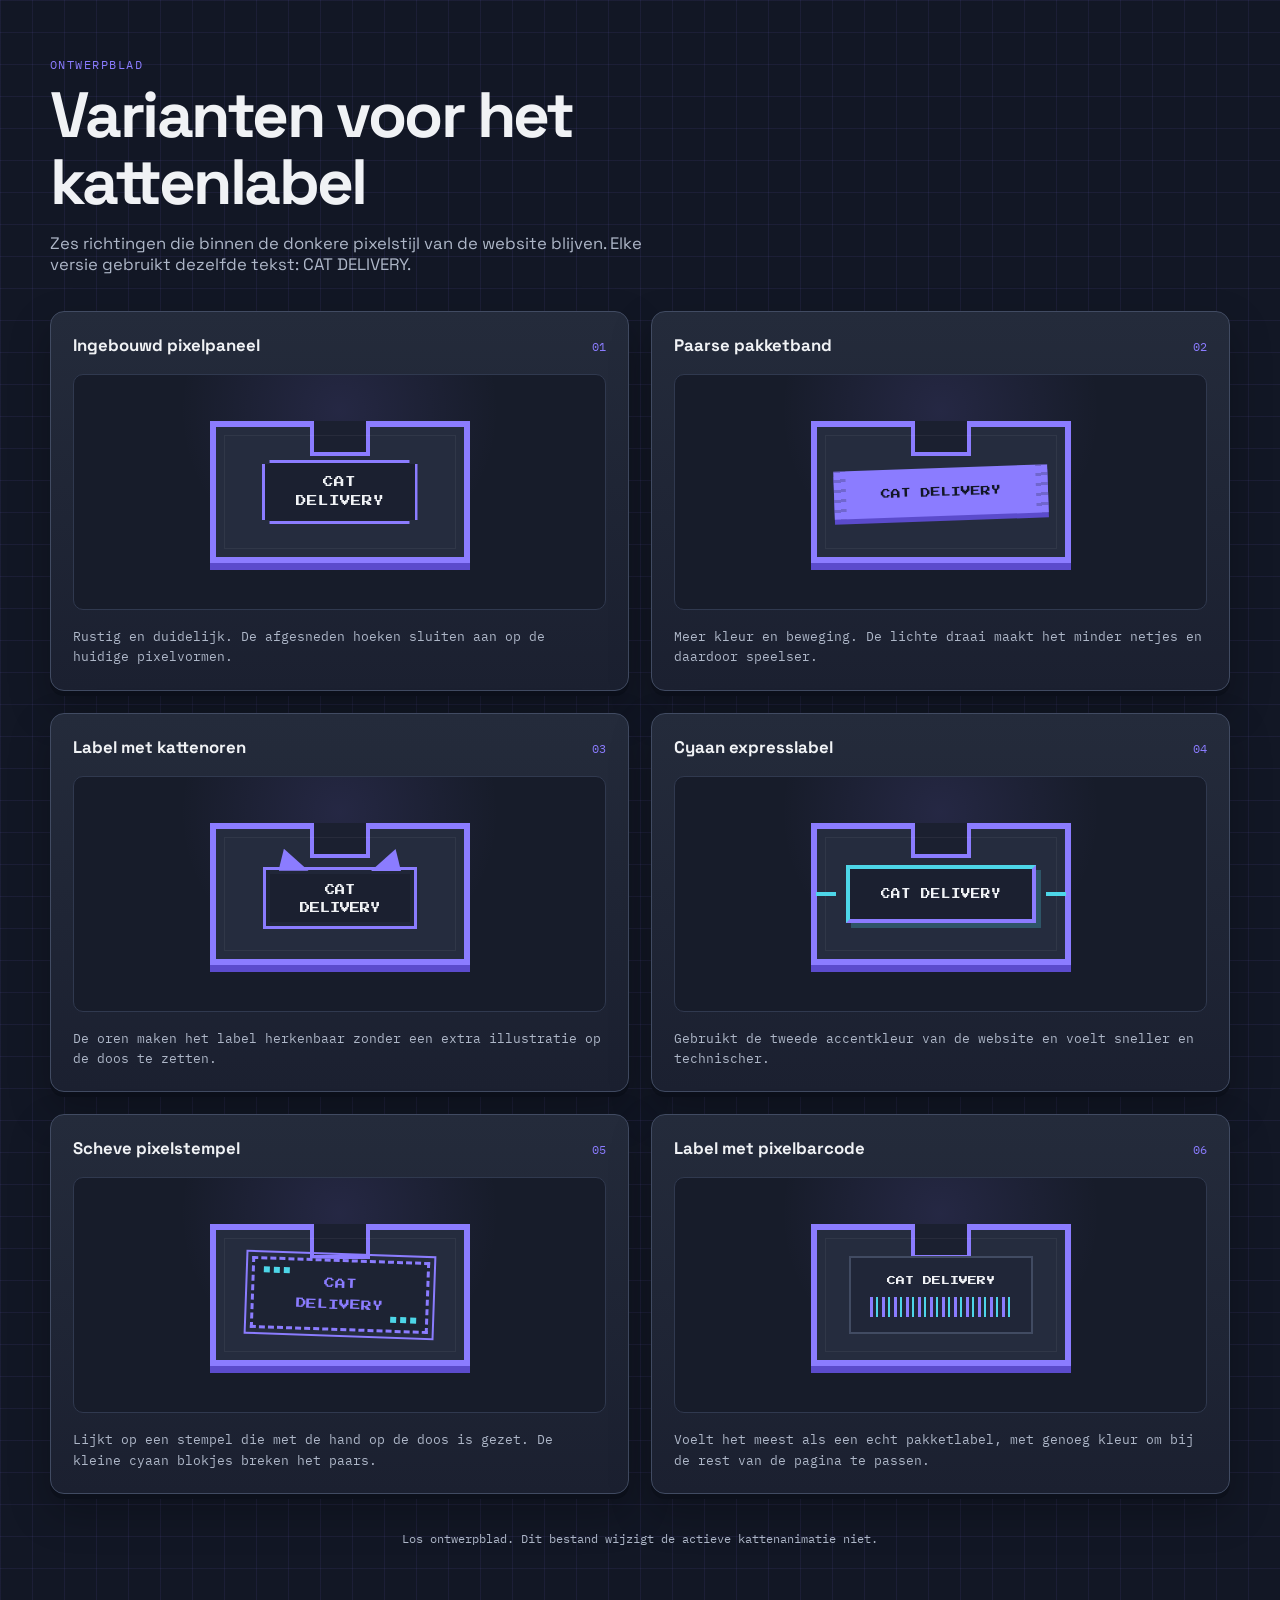
<file: cat-label-alternatives.html>
<!DOCTYPE html>
<html lang="nl">
<head>
  <meta charset="UTF-8">
  <meta name="viewport" content="width=device-width, initial-scale=1.0">
  <title>Varianten voor het kattenlabel</title>
  <link rel="preconnect" href="https://fonts.googleapis.com">
  <link rel="preconnect" href="https://fonts.gstatic.com" crossorigin>
  <link href="https://fonts.googleapis.com/css2?family=IBM+Plex+Mono:wght@500;600&family=Press+Start+2P&family=Space+Grotesk:wght@500;600;700&display=swap" rel="stylesheet">
  <style>
    :root {
      --bg: #121725;
      --surface: #1b2030;
      --box: #252c3e;
      --line: #414b62;
      --ink: #f0f2f5;
      --muted: #aeb7c8;
      --accent: #8b7cff;
      --accent-deep: #5b4bcc;
      --cyan: #4dd6e8;
      --gold: #e2b455;
      --pixel: "Press Start 2P", "Courier New", monospace;
      --mono: "IBM Plex Mono", monospace;
      --sans: "Space Grotesk", system-ui, sans-serif;
    }

    * { box-sizing: border-box; }

    body {
      margin: 0;
      min-height: 100vh;
      color: var(--ink);
      background:
        linear-gradient(rgba(139, 124, 255, 0.08) 1px, transparent 1px),
        linear-gradient(90deg, rgba(139, 124, 255, 0.08) 1px, transparent 1px),
        var(--bg);
      background-size: 32px 32px;
      font-family: var(--sans);
    }

    main {
      width: min(1180px, calc(100% - 32px));
      margin: 0 auto;
      padding: 56px 0 72px;
    }

    header {
      max-width: 720px;
      margin-bottom: 36px;
    }

    .eyebrow {
      margin: 0 0 10px;
      color: var(--accent);
      font-family: var(--mono);
      font-size: 0.78rem;
      letter-spacing: 0.12em;
      text-transform: uppercase;
    }

    h1 {
      margin: 0;
      font-size: clamp(2rem, 5vw, 4rem);
      line-height: 1.04;
      letter-spacing: -0.04em;
    }

    header p:last-child {
      max-width: 620px;
      margin: 18px 0 0;
      color: var(--muted);
      font-size: 1.04rem;
    }

    .grid {
      display: grid;
      grid-template-columns: repeat(2, minmax(0, 1fr));
      gap: 22px;
    }

    article {
      min-width: 0;
      padding: 22px;
      border: 1px solid var(--line);
      border-radius: 14px;
      background: linear-gradient(180deg, #242b3b, var(--surface));
      box-shadow: 0 5px 0 #0c101b, 0 18px 40px rgba(0, 0, 0, 0.25);
    }

    .meta {
      display: flex;
      align-items: baseline;
      justify-content: space-between;
      gap: 16px;
      margin-bottom: 18px;
    }

    h2 {
      margin: 0;
      font-size: 1.05rem;
    }

    .number {
      color: var(--accent);
      font-family: var(--mono);
      font-size: 0.78rem;
    }

    .stage {
      min-height: 236px;
      display: grid;
      place-items: center;
      overflow: hidden;
      border: 1px solid #30394f;
      border-radius: 10px;
      background:
        radial-gradient(circle at 50% 15%, rgba(139, 124, 255, 0.12), transparent 48%),
        #171c2a;
    }

    .parcel {
      position: relative;
      width: 260px;
      height: 142px;
      display: grid;
      place-items: center;
      border: 6px solid var(--accent);
      background: var(--box);
      box-shadow: 0 7px 0 var(--accent-deep);
    }

    .parcel::before {
      content: "";
      position: absolute;
      top: -6px;
      left: 50%;
      width: 52px;
      height: 31px;
      transform: translateX(-50%);
      border: 4px solid var(--accent);
      border-top: 0;
      background: var(--surface);
    }

    .parcel::after {
      content: "";
      position: absolute;
      inset: 8px;
      border: 1px solid rgba(240, 242, 245, 0.05);
      pointer-events: none;
    }

    .label {
      position: relative;
      z-index: 1;
      display: grid;
      place-items: center;
      color: var(--ink);
      font-family: var(--pixel);
      text-align: center;
      line-height: 1.55;
      text-transform: uppercase;
    }

    .label span { display: block; }

    .label-inset {
      width: 156px;
      min-height: 64px;
      padding: 10px 12px;
      border: 3px solid var(--accent);
      background: var(--surface);
      clip-path: polygon(8px 0, calc(100% - 8px) 0, calc(100% - 8px) 4px, 100% 4px, 100% calc(100% - 4px), calc(100% - 8px) calc(100% - 4px), calc(100% - 8px) 100%, 8px 100%, 8px calc(100% - 4px), 0 calc(100% - 4px), 0 4px, 8px 4px);
      font-size: 0.66rem;
    }

    .label-tape {
      width: 214px;
      min-height: 48px;
      padding: 11px 10px 9px;
      transform: rotate(-2deg);
      background: var(--accent);
      color: var(--bg);
      box-shadow: 0 5px 0 var(--accent-deep);
      font-size: 0.62rem;
      white-space: nowrap;
    }

    .label-tape::before,
    .label-tape::after {
      content: "";
      position: absolute;
      top: 0;
      width: 12px;
      height: 100%;
      background: repeating-linear-gradient(0deg, transparent 0 7px, rgba(27, 32, 48, 0.24) 7px 10px);
    }

    .label-tape::before { left: 0; }
    .label-tape::after { right: 0; }

    .label-ears {
      width: 154px;
      min-height: 62px;
      margin-top: 8px;
      padding: 12px 10px 8px;
      border: 3px solid var(--accent);
      background: #202638;
      font-size: 0.64rem;
    }

    .label-ears::before,
    .label-ears::after {
      content: "";
      position: absolute;
      top: -21px;
      width: 30px;
      height: 22px;
      background: var(--accent);
      clip-path: polygon(0 100%, 18% 0, 100% 100%);
    }

    .label-ears::before { left: 13px; }
    .label-ears::after { right: 13px; transform: scaleX(-1); }

    .label-ears .inner {
      position: absolute;
      inset: 4px;
      z-index: -1;
      background: var(--surface);
    }

    .label-express {
      width: 190px;
      min-height: 58px;
      padding: 12px 14px 10px;
      border-top: 4px solid var(--cyan);
      border-right: 4px solid var(--accent);
      border-bottom: 4px solid var(--accent);
      border-left: 4px solid var(--cyan);
      background: var(--surface);
      box-shadow: 5px 5px 0 rgba(77, 214, 232, 0.24);
      font-size: 0.6rem;
      white-space: nowrap;
    }

    .label-express::before,
    .label-express::after {
      content: "";
      position: absolute;
      top: 50%;
      width: 20px;
      height: 4px;
      background: var(--cyan);
    }

    .label-express::before { left: -14px; transform: translate(-100%, -50%); }
    .label-express::after { right: -14px; transform: translate(100%, -50%); }

    .label-stamp {
      width: 178px;
      min-height: 72px;
      padding: 12px;
      transform: rotate(2deg);
      border: 3px dashed var(--accent);
      outline: 2px solid var(--accent);
      outline-offset: 4px;
      color: var(--accent);
      background: rgba(27, 32, 48, 0.72);
      font-size: 0.66rem;
    }

    .label-stamp::before,
    .label-stamp::after {
      content: "";
      position: absolute;
      width: 6px;
      height: 6px;
      background: var(--cyan);
      box-shadow: 10px 0 var(--cyan), 20px 0 var(--cyan);
    }

    .label-stamp::before { top: 7px; left: 9px; }
    .label-stamp::after { right: 29px; bottom: 7px; }

    .label-barcode {
      width: 184px;
      min-height: 78px;
      align-content: center;
      gap: 9px;
      padding: 10px 14px;
      border: 2px solid var(--line);
      background: #202638;
      font-size: 0.56rem;
      white-space: nowrap;
    }

    .barcode {
      width: 142px;
      height: 20px;
      background: repeating-linear-gradient(90deg, var(--accent) 0 3px, transparent 3px 6px, var(--cyan) 6px 8px, transparent 8px 12px);
    }

    .note {
      margin: 17px 0 0;
      color: var(--muted);
      font-family: var(--mono);
      font-size: 0.82rem;
      line-height: 1.55;
    }

    footer {
      margin-top: 36px;
      color: var(--muted);
      font-family: var(--mono);
      font-size: 0.78rem;
      text-align: center;
    }

    @media (max-width: 760px) {
      main { padding-top: 36px; }
      .grid { grid-template-columns: 1fr; }
      article { padding: 16px; }
      .stage { min-height: 220px; }
      .parcel { transform: scale(0.9); }
    }
  </style>
</head>
<body>
  <main>
    <header>
      <p class="eyebrow">Ontwerpblad</p>
      <h1>Varianten voor het kattenlabel</h1>
      <p>Zes richtingen die binnen de donkere pixelstijl van de website blijven. Elke versie gebruikt dezelfde tekst: CAT DELIVERY.</p>
    </header>

    <section class="grid" aria-label="Labelvarianten">
      <article>
        <div class="meta">
          <h2>Ingebouwd pixelpaneel</h2>
          <span class="number">01</span>
        </div>
        <div class="stage">
          <div class="parcel">
            <div class="label label-inset"><span>CAT</span><span>DELIVERY</span></div>
          </div>
        </div>
        <p class="note">Rustig en duidelijk. De afgesneden hoeken sluiten aan op de huidige pixelvormen.</p>
      </article>

      <article>
        <div class="meta">
          <h2>Paarse pakketband</h2>
          <span class="number">02</span>
        </div>
        <div class="stage">
          <div class="parcel">
            <div class="label label-tape">CAT DELIVERY</div>
          </div>
        </div>
        <p class="note">Meer kleur en beweging. De lichte draai maakt het minder netjes en daardoor speelser.</p>
      </article>

      <article>
        <div class="meta">
          <h2>Label met kattenoren</h2>
          <span class="number">03</span>
        </div>
        <div class="stage">
          <div class="parcel">
            <div class="label label-ears"><span class="inner"></span><span>CAT</span><span>DELIVERY</span></div>
          </div>
        </div>
        <p class="note">De oren maken het label herkenbaar zonder een extra illustratie op de doos te zetten.</p>
      </article>

      <article>
        <div class="meta">
          <h2>Cyaan expresslabel</h2>
          <span class="number">04</span>
        </div>
        <div class="stage">
          <div class="parcel">
            <div class="label label-express">CAT DELIVERY</div>
          </div>
        </div>
        <p class="note">Gebruikt de tweede accentkleur van de website en voelt sneller en technischer.</p>
      </article>

      <article>
        <div class="meta">
          <h2>Scheve pixelstempel</h2>
          <span class="number">05</span>
        </div>
        <div class="stage">
          <div class="parcel">
            <div class="label label-stamp"><span>CAT</span><span>DELIVERY</span></div>
          </div>
        </div>
        <p class="note">Lijkt op een stempel die met de hand op de doos is gezet. De kleine cyaan blokjes breken het paars.</p>
      </article>

      <article>
        <div class="meta">
          <h2>Label met pixelbarcode</h2>
          <span class="number">06</span>
        </div>
        <div class="stage">
          <div class="parcel">
            <div class="label label-barcode"><span>CAT DELIVERY</span><span class="barcode" aria-hidden="true"></span></div>
          </div>
        </div>
        <p class="note">Voelt het meest als een echt pakketlabel, met genoeg kleur om bij de rest van de pagina te passen.</p>
      </article>
    </section>

    <footer>Los ontwerpblad. Dit bestand wijzigt de actieve kattenanimatie niet.</footer>
  </main>
</body>
</html>
</file>
